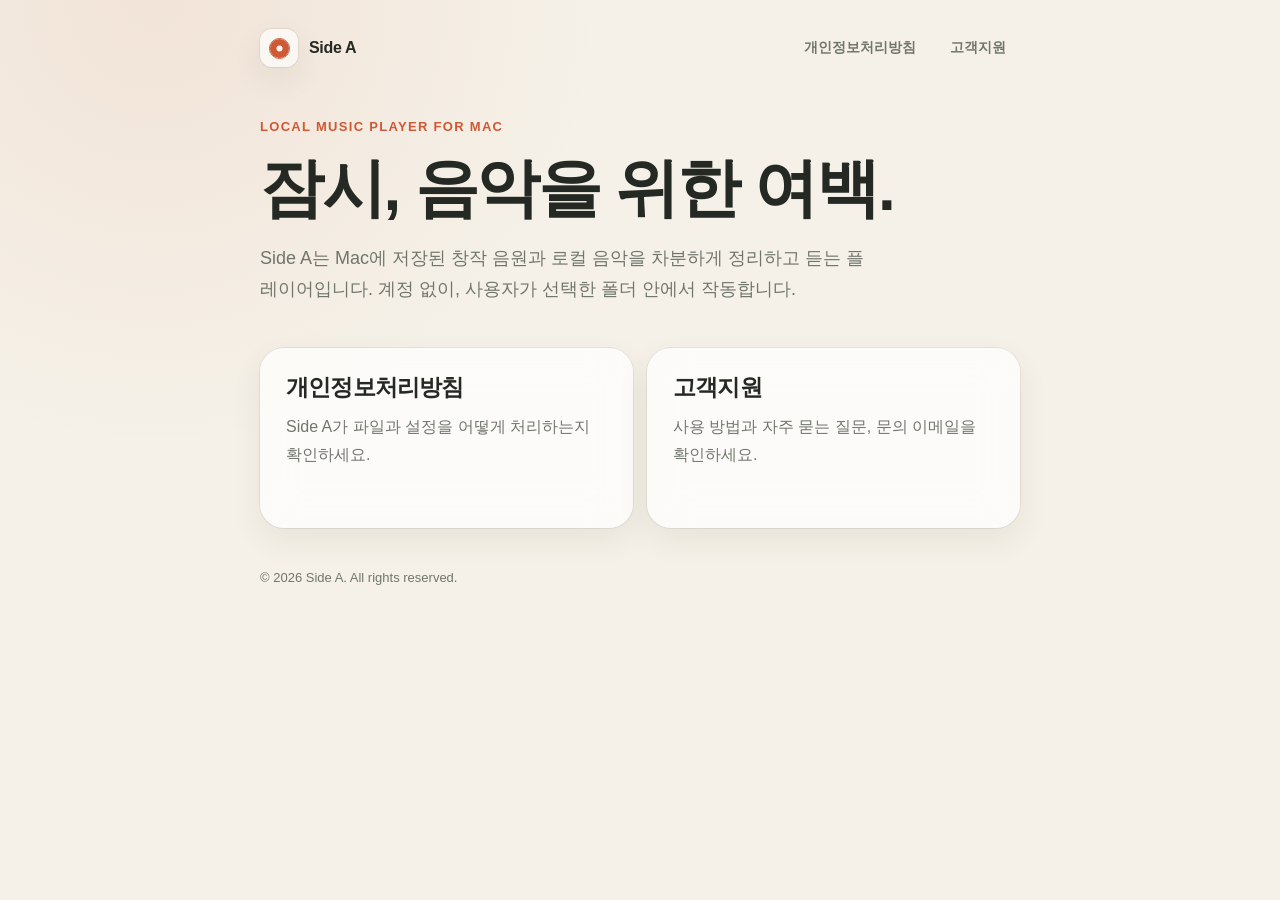
<file: index.html>
<!doctype html>
<html lang="ko">
<head>
  <meta charset="utf-8">
  <meta name="viewport" content="width=device-width, initial-scale=1">
  <meta name="description" content="Side A Player 고객지원 및 개인정보처리방침">
  <title>Side A Player</title>
  <link rel="icon" type="image/png" href="favicon.png">
  <link rel="stylesheet" href="styles.css">
</head>
<body>
  <div class="shell">
    <header>
      <a class="brand" href="./"><span class="mark" aria-hidden="true"></span><span>Side A</span></a>
      <nav aria-label="주요 메뉴">
        <a href="privacy/">개인정보처리방침</a>
        <a href="support/">고객지원</a>
      </nav>
    </header>
    <main>
      <p class="eyebrow">Local music player for Mac</p>
      <h1>잠시, 음악을 위한 여백.</h1>
      <p class="lead">Side A는 Mac에 저장된 창작 음원과 로컬 음악을 차분하게 정리하고 듣는 플레이어입니다. 계정 없이, 사용자가 선택한 폴더 안에서 작동합니다.</p>
      <div class="grid">
        <a class="card" href="privacy/">
          <h2>개인정보처리방침</h2>
          <p>Side A가 파일과 설정을 어떻게 처리하는지 확인하세요.</p>
        </a>
        <a class="card" href="support/">
          <h2>고객지원</h2>
          <p>사용 방법과 자주 묻는 질문, 문의 이메일을 확인하세요.</p>
        </a>
      </div>
    </main>
    <footer>© 2026 Side A. All rights reserved.</footer>
  </div>
</body>
</html>
</file>
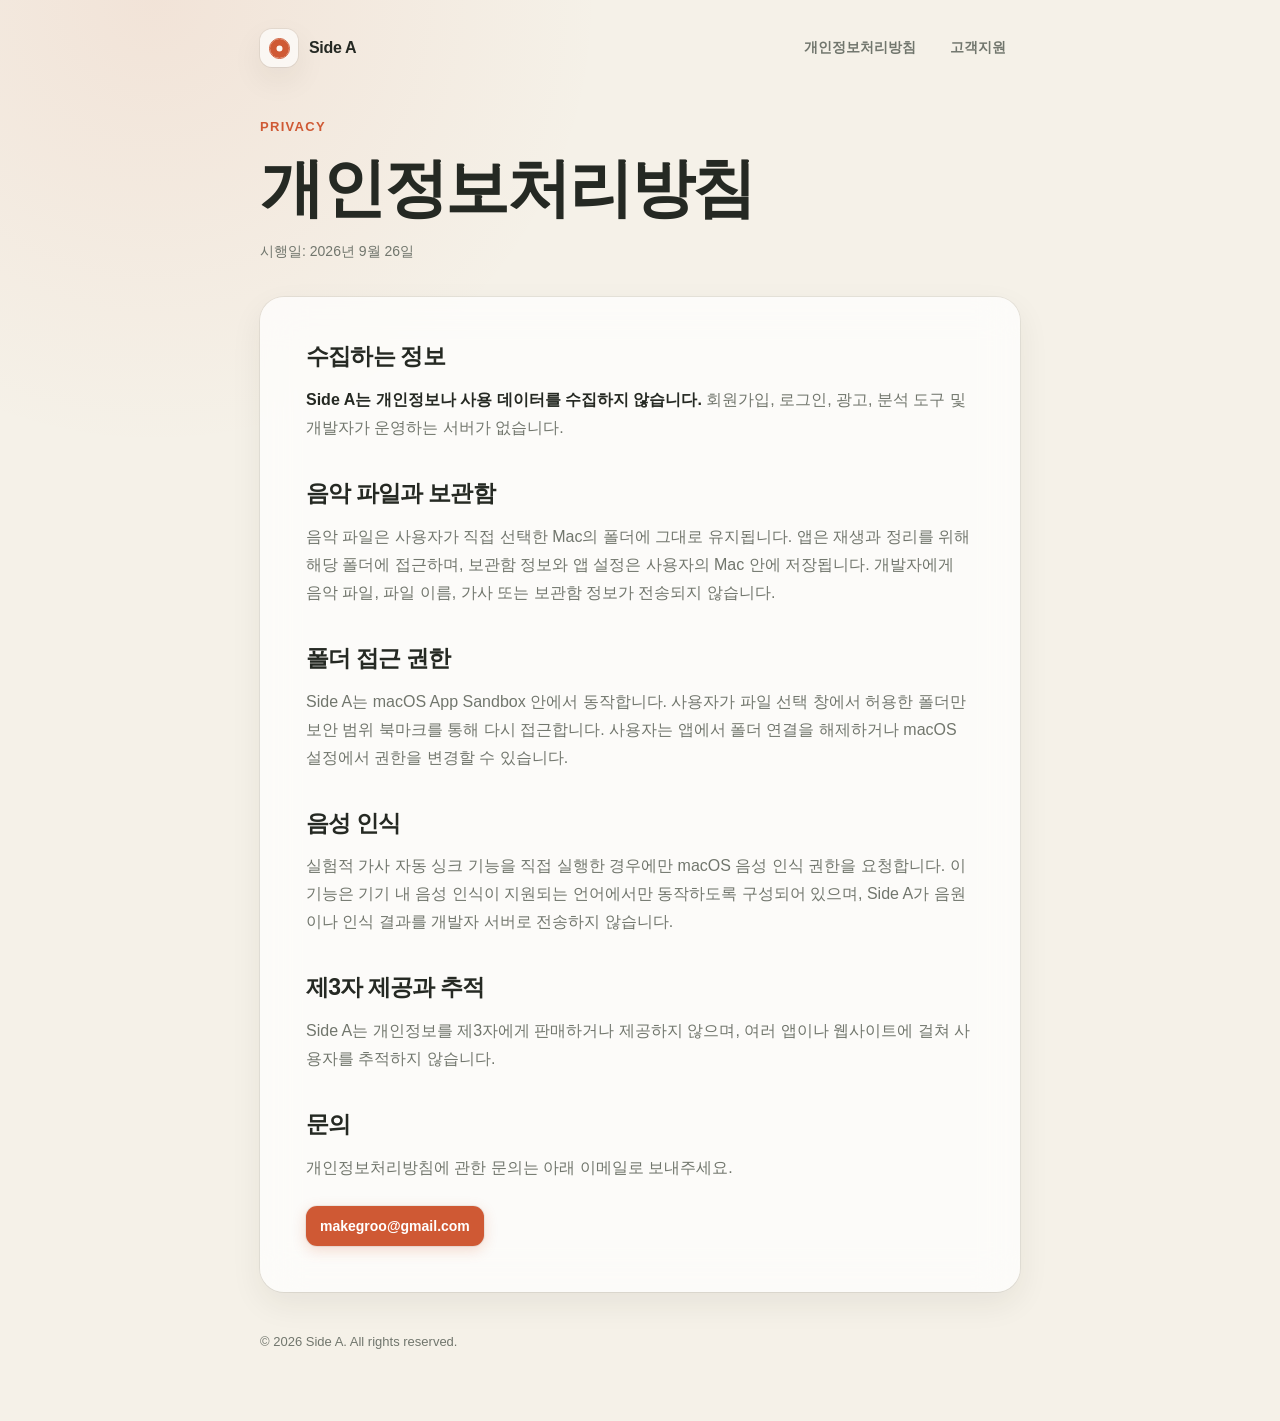
<file: privacy/index.html>
<!doctype html>
<html lang="ko">
<head>
  <meta charset="utf-8">
  <meta name="viewport" content="width=device-width, initial-scale=1">
  <meta name="description" content="Side A Player 개인정보처리방침">
  <title>개인정보처리방침 — Side A Player</title>
  <link rel="icon" type="image/png" href="../favicon.png">
  <link rel="stylesheet" href="../styles.css">
</head>
<body>
  <div class="shell">
    <header>
      <a class="brand" href="../"><span class="mark" aria-hidden="true"></span><span>Side A</span></a>
      <nav aria-label="주요 메뉴">
        <a href="./" aria-current="page">개인정보처리방침</a>
        <a href="../support/">고객지원</a>
      </nav>
    </header>
    <main>
      <p class="eyebrow">Privacy</p>
      <h1>개인정보처리방침</h1>
      <p class="meta">시행일: 2026년 9월 26일</p>
      <article class="article">
        <section>
          <h2>수집하는 정보</h2>
          <p><strong>Side A는 개인정보나 사용 데이터를 수집하지 않습니다.</strong> 회원가입, 로그인, 광고, 분석 도구 및 개발자가 운영하는 서버가 없습니다.</p>
        </section>
        <section>
          <h2>음악 파일과 보관함</h2>
          <p>음악 파일은 사용자가 직접 선택한 Mac의 폴더에 그대로 유지됩니다. 앱은 재생과 정리를 위해 해당 폴더에 접근하며, 보관함 정보와 앱 설정은 사용자의 Mac 안에 저장됩니다. 개발자에게 음악 파일, 파일 이름, 가사 또는 보관함 정보가 전송되지 않습니다.</p>
        </section>
        <section>
          <h2>폴더 접근 권한</h2>
          <p>Side A는 macOS App Sandbox 안에서 동작합니다. 사용자가 파일 선택 창에서 허용한 폴더만 보안 범위 북마크를 통해 다시 접근합니다. 사용자는 앱에서 폴더 연결을 해제하거나 macOS 설정에서 권한을 변경할 수 있습니다.</p>
        </section>
        <section>
          <h2>음성 인식</h2>
          <p>실험적 가사 자동 싱크 기능을 직접 실행한 경우에만 macOS 음성 인식 권한을 요청합니다. 이 기능은 기기 내 음성 인식이 지원되는 언어에서만 동작하도록 구성되어 있으며, Side A가 음원이나 인식 결과를 개발자 서버로 전송하지 않습니다.</p>
        </section>
        <section>
          <h2>제3자 제공과 추적</h2>
          <p>Side A는 개인정보를 제3자에게 판매하거나 제공하지 않으며, 여러 앱이나 웹사이트에 걸쳐 사용자를 추적하지 않습니다.</p>
        </section>
        <section>
          <h2>문의</h2>
          <p>개인정보처리방침에 관한 문의는 아래 이메일로 보내주세요.</p>
          <div class="contact"><a class="button" href="mailto:makegroo@gmail.com">makegroo@gmail.com</a></div>
        </section>
      </article>
    </main>
    <footer>© 2026 Side A. All rights reserved.</footer>
  </div>
</body>
</html>
</file>
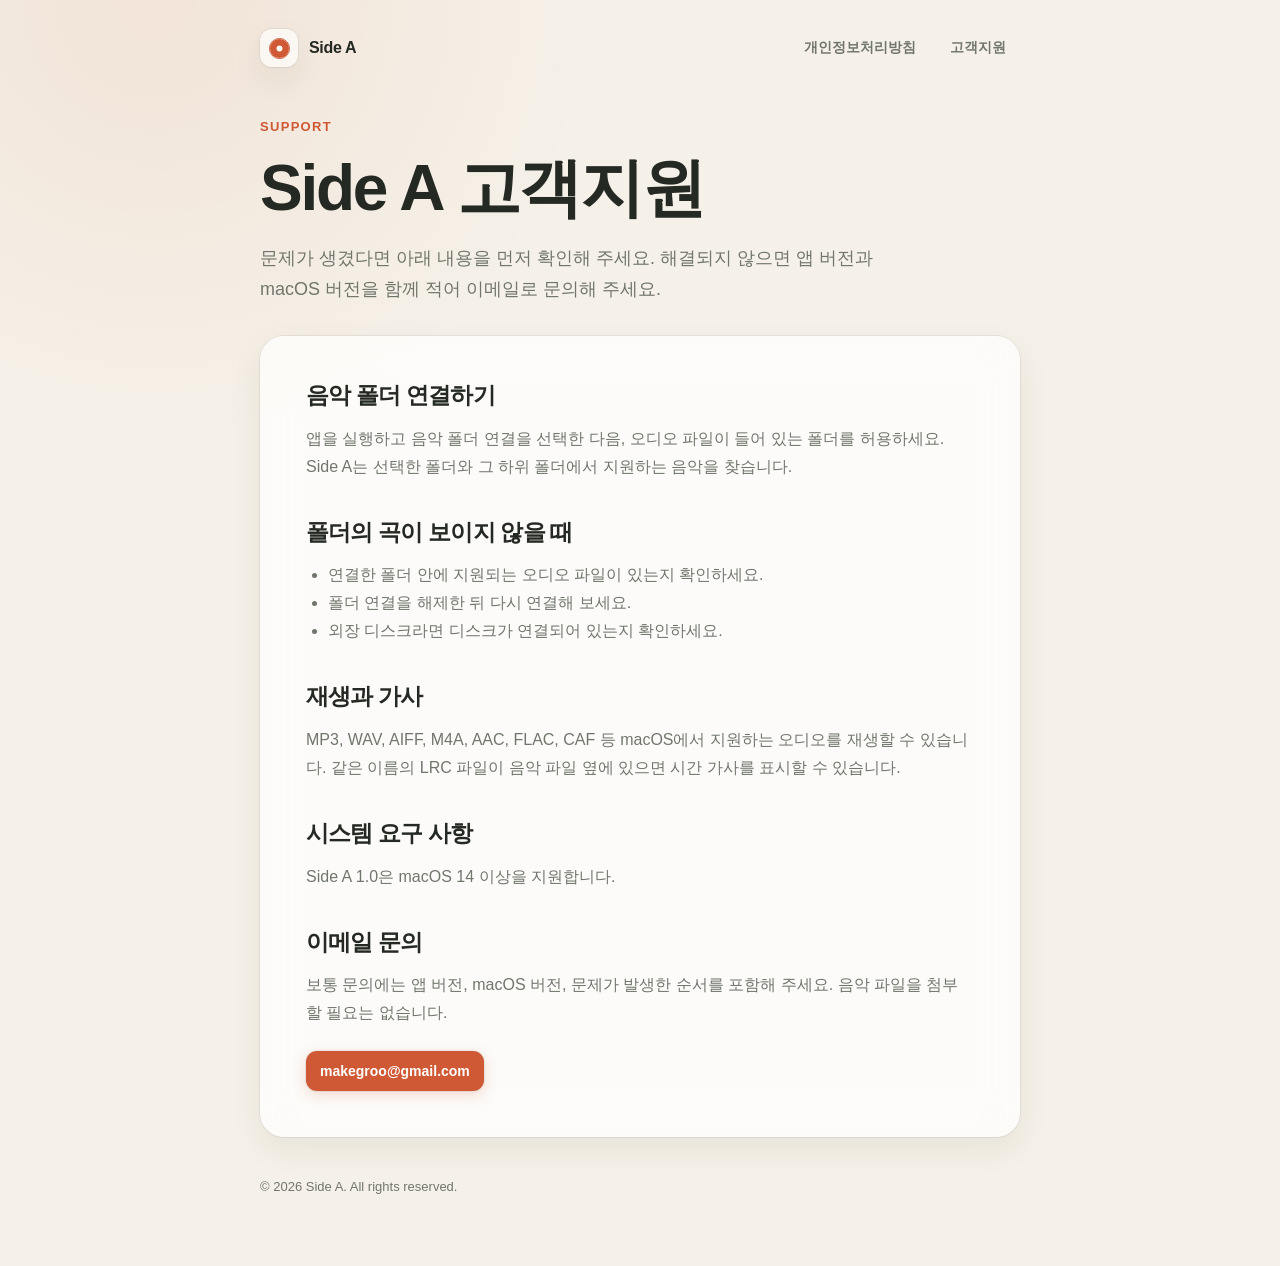
<file: support/index.html>
<!doctype html>
<html lang="ko">
<head>
  <meta charset="utf-8">
  <meta name="viewport" content="width=device-width, initial-scale=1">
  <meta name="description" content="Side A Player 고객지원">
  <title>고객지원 — Side A Player</title>
  <link rel="icon" type="image/png" href="../favicon.png">
  <link rel="stylesheet" href="../styles.css">
</head>
<body>
  <div class="shell">
    <header>
      <a class="brand" href="../"><span class="mark" aria-hidden="true"></span><span>Side A</span></a>
      <nav aria-label="주요 메뉴">
        <a href="../privacy/">개인정보처리방침</a>
        <a href="./" aria-current="page">고객지원</a>
      </nav>
    </header>
    <main>
      <p class="eyebrow">Support</p>
      <h1>Side A 고객지원</h1>
      <p class="lead">문제가 생겼다면 아래 내용을 먼저 확인해 주세요. 해결되지 않으면 앱 버전과 macOS 버전을 함께 적어 이메일로 문의해 주세요.</p>
      <article class="article">
        <section>
          <h2>음악 폴더 연결하기</h2>
          <p>앱을 실행하고 음악 폴더 연결을 선택한 다음, 오디오 파일이 들어 있는 폴더를 허용하세요. Side A는 선택한 폴더와 그 하위 폴더에서 지원하는 음악을 찾습니다.</p>
        </section>
        <section>
          <h2>폴더의 곡이 보이지 않을 때</h2>
          <ul>
            <li>연결한 폴더 안에 지원되는 오디오 파일이 있는지 확인하세요.</li>
            <li>폴더 연결을 해제한 뒤 다시 연결해 보세요.</li>
            <li>외장 디스크라면 디스크가 연결되어 있는지 확인하세요.</li>
          </ul>
        </section>
        <section>
          <h2>재생과 가사</h2>
          <p>MP3, WAV, AIFF, M4A, AAC, FLAC, CAF 등 macOS에서 지원하는 오디오를 재생할 수 있습니다. 같은 이름의 LRC 파일이 음악 파일 옆에 있으면 시간 가사를 표시할 수 있습니다.</p>
        </section>
        <section>
          <h2>시스템 요구 사항</h2>
          <p>Side A 1.0은 macOS 14 이상을 지원합니다.</p>
        </section>
        <section>
          <h2>이메일 문의</h2>
          <p>보통 문의에는 앱 버전, macOS 버전, 문제가 발생한 순서를 포함해 주세요. 음악 파일을 첨부할 필요는 없습니다.</p>
          <div class="contact"><a class="button" href="mailto:makegroo@gmail.com?subject=Side%20A%20지원%20문의">makegroo@gmail.com</a></div>
        </section>
      </article>
    </main>
    <footer>© 2026 Side A. All rights reserved.</footer>
  </div>
</body>
</html>
</file>
<file: styles.css>
:root {
  color-scheme: light dark;
  --paper: #f5f1e8;
  --surface: rgba(255, 255, 255, 0.72);
  --ink: #252923;
  --muted: #71766d;
  --accent: #cf5934;
  --shadow: 0 0 0 1px rgba(0, 0, 0, 0.06), 0 1px 2px -1px rgba(0, 0, 0, 0.06), 0 12px 32px rgba(46, 40, 31, 0.07);
  font-family: -apple-system, BlinkMacSystemFont, "Apple SD Gothic Neo", "Noto Sans KR", sans-serif;
  -webkit-font-smoothing: antialiased;
  -moz-osx-font-smoothing: grayscale;
}

* { box-sizing: border-box; }

body {
  margin: 0;
  min-height: 100vh;
  color: var(--ink);
  background:
    radial-gradient(circle at 12% 0%, rgba(207, 89, 52, 0.09), transparent 28rem),
    var(--paper);
}

a { color: inherit; }

.shell {
  width: min(760px, calc(100% - 32px));
  margin: 0 auto;
  padding: 24px 0 72px;
}

header {
  display: flex;
  align-items: center;
  justify-content: space-between;
  min-height: 48px;
  margin-bottom: 44px;
}

.brand {
  display: inline-flex;
  align-items: center;
  gap: 11px;
  font-weight: 720;
  letter-spacing: -0.02em;
  text-decoration: none;
}

.mark {
  display: grid;
  width: 38px;
  height: 38px;
  place-items: center;
  border-radius: 12px;
  color: var(--accent);
  background: rgba(255, 255, 255, 0.66);
  box-shadow: var(--shadow);
}

.mark::before {
  width: 19px;
  height: 19px;
  content: "";
  border: 1.5px solid currentColor;
  border-radius: 50%;
  box-shadow: inset 0 0 0 5px transparent, inset 0 0 0 6.5px currentColor;
}

nav { display: flex; gap: 6px; }

nav a,
.button {
  display: inline-flex;
  min-height: 40px;
  align-items: center;
  justify-content: center;
  padding: 0 14px;
  border-radius: 11px;
  color: var(--muted);
  font-size: 14px;
  font-weight: 650;
  text-decoration: none;
  transition-property: color, background-color, box-shadow, transform;
  transition-duration: 150ms;
  transition-timing-function: ease-out;
}

nav a:hover,
nav a:focus-visible {
  color: var(--ink);
  background: rgba(255, 255, 255, 0.58);
}

.button {
  color: white;
  background: var(--accent);
  box-shadow: 0 0 0 1px rgba(0, 0, 0, 0.06), 0 4px 14px rgba(207, 89, 52, 0.22);
}

.button:hover { box-shadow: 0 0 0 1px rgba(0, 0, 0, 0.08), 0 6px 20px rgba(207, 89, 52, 0.28); }
.button:active { transform: scale(0.96); }

main > .eyebrow {
  margin: 0 0 12px;
  color: var(--accent);
  font-size: 13px;
  font-weight: 760;
  letter-spacing: 0.1em;
  text-transform: uppercase;
}

h1, h2, h3 {
  margin-top: 0;
  letter-spacing: -0.035em;
  line-height: 1.16;
  text-wrap: balance;
}

h1 { max-width: 650px; margin-bottom: 18px; font-size: clamp(38px, 8vw, 64px); }
h2 { margin-bottom: 12px; font-size: 23px; }
h3 { margin-bottom: 8px; font-size: 17px; }

p, li {
  color: var(--muted);
  font-size: 16px;
  line-height: 1.75;
  text-wrap: pretty;
}

.lead { max-width: 620px; margin: 0 0 30px; font-size: 18px; }

.meta {
  margin: -4px 0 34px;
  color: var(--muted);
  font-size: 14px;
}

.grid {
  display: grid;
  grid-template-columns: repeat(2, minmax(0, 1fr));
  gap: 14px;
  margin-top: 42px;
}

.card,
.article {
  border-radius: 24px;
  background: var(--surface);
  box-shadow: var(--shadow);
  backdrop-filter: blur(20px);
}

.card {
  min-height: 180px;
  padding: 26px;
  text-decoration: none;
  transition-property: box-shadow, transform;
  transition-duration: 170ms;
  transition-timing-function: ease-out;
}

.card:hover { transform: translateY(-2px); box-shadow: 0 0 0 1px rgba(0, 0, 0, 0.08), 0 16px 38px rgba(46, 40, 31, 0.11); }
.card:active { transform: scale(0.96); }
.card p { margin: 0; }

.article { padding: clamp(25px, 5vw, 46px); }
.article section + section { margin-top: 38px; }
.article p:last-child, .article ul:last-child { margin-bottom: 0; }
.article ul { padding-left: 22px; }
.article strong { color: var(--ink); }

.contact {
  display: flex;
  flex-wrap: wrap;
  align-items: center;
  gap: 14px;
  margin-top: 24px;
}

footer {
  margin-top: 42px;
  color: var(--muted);
  font-size: 13px;
}

@media (max-width: 620px) {
  .shell { width: min(100% - 24px, 760px); padding-top: 14px; }
  header { align-items: flex-start; margin-bottom: 34px; }
  nav { flex-direction: column; align-items: flex-end; gap: 0; }
  nav a { min-height: 36px; }
  .grid { grid-template-columns: 1fr; }
  .card, .article { border-radius: 20px; }
}

@media (prefers-color-scheme: dark) {
  :root {
    --paper: #191a17;
    --surface: rgba(38, 39, 35, 0.82);
    --ink: #f3f0e7;
    --muted: #b2b4ac;
    --accent: #f07b55;
    --shadow: 0 0 0 1px rgba(255, 255, 255, 0.08);
  }
  body { background: radial-gradient(circle at 12% 0%, rgba(240, 123, 85, 0.11), transparent 28rem), var(--paper); }
  .mark, nav a:hover, nav a:focus-visible { background: rgba(255, 255, 255, 0.07); }
  .card:hover { box-shadow: 0 0 0 1px rgba(255, 255, 255, 0.13); }
}

@media (prefers-reduced-motion: reduce) {
  *, *::before, *::after { scroll-behavior: auto !important; transition-duration: 0.01ms !important; }
}
</file>
